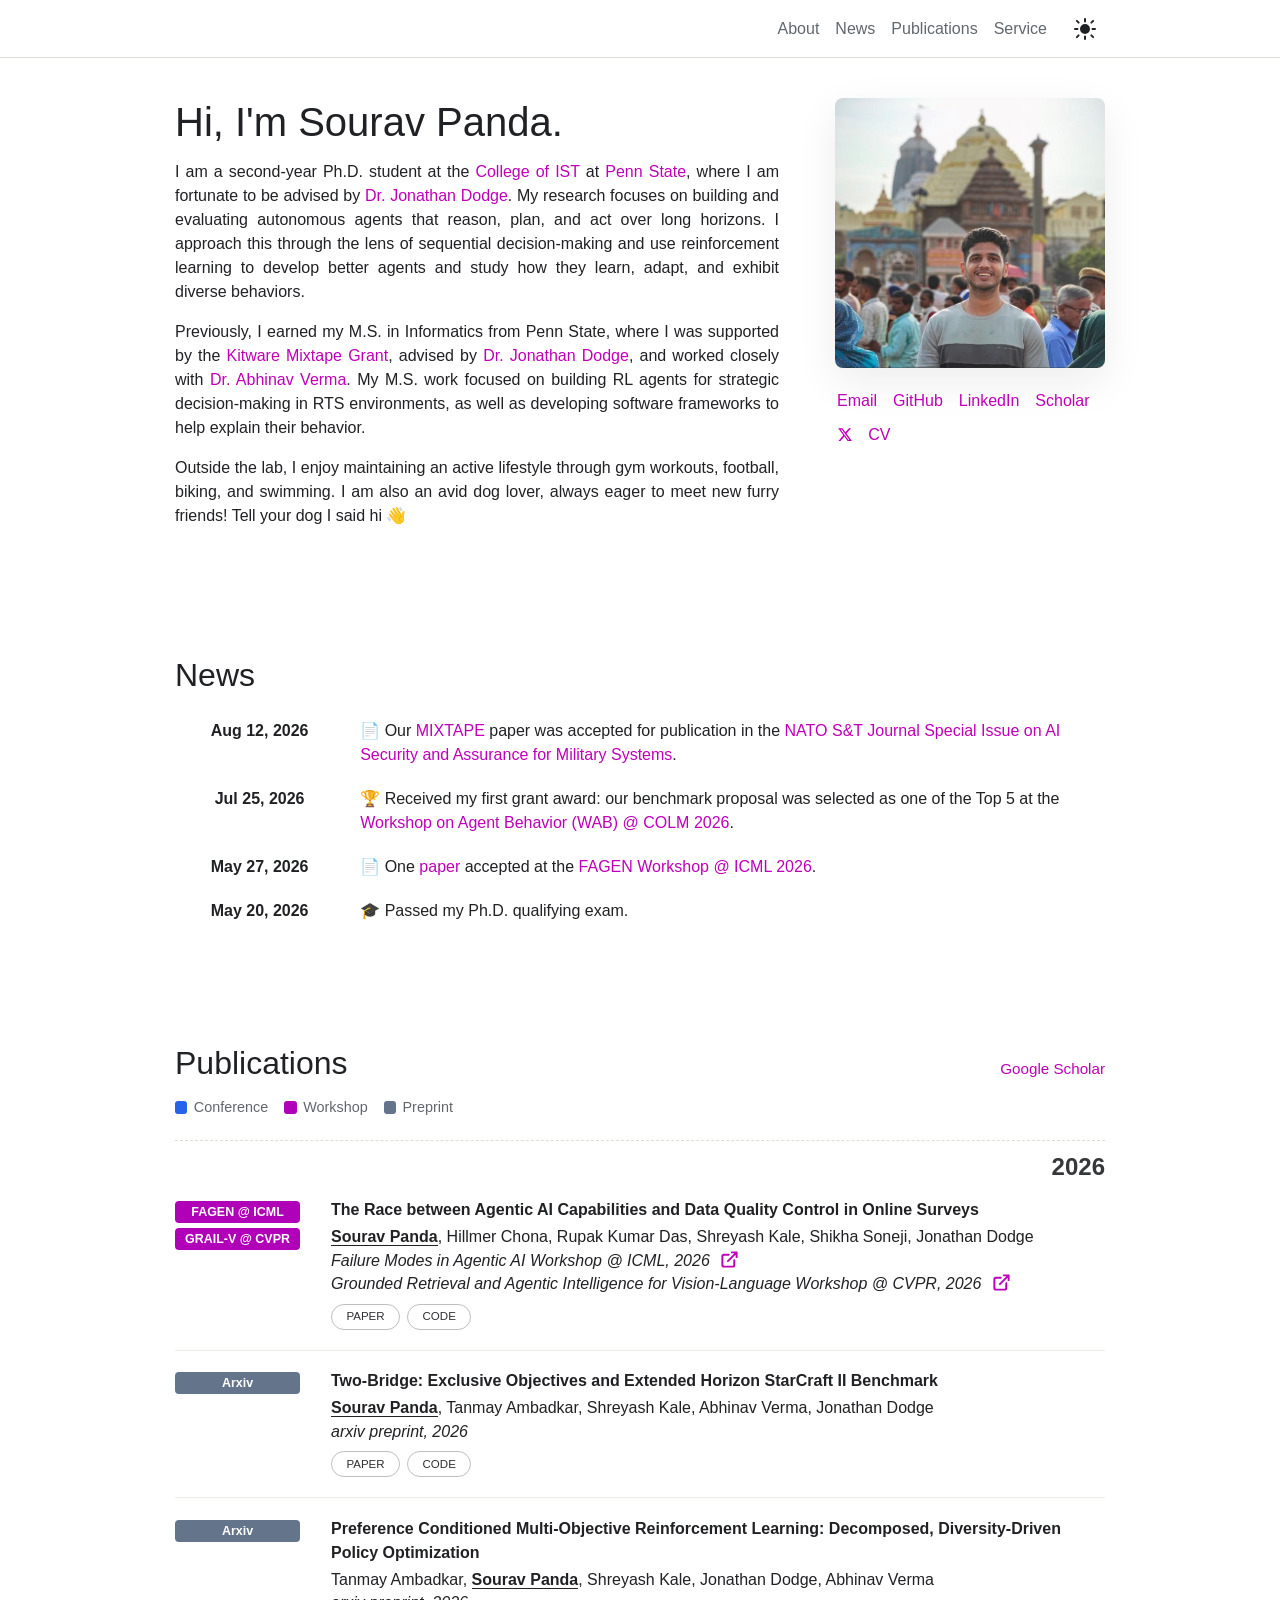
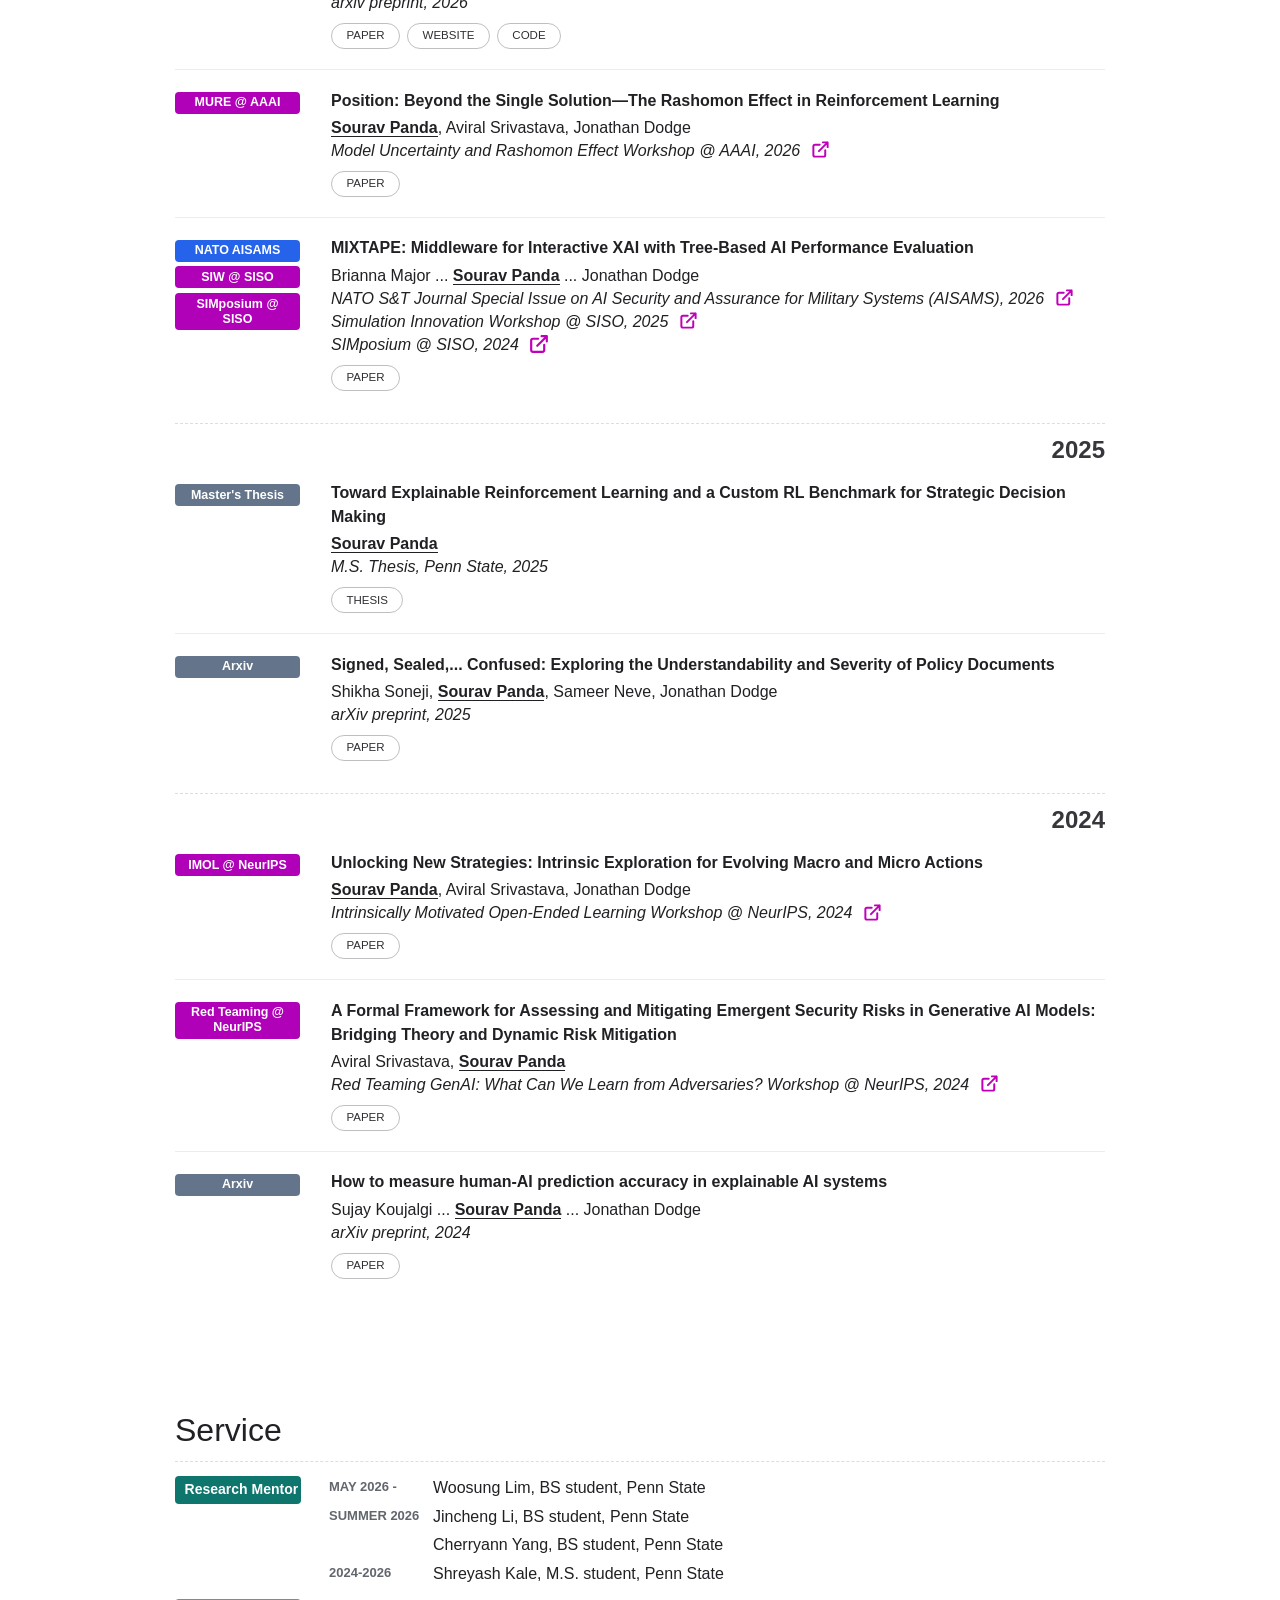
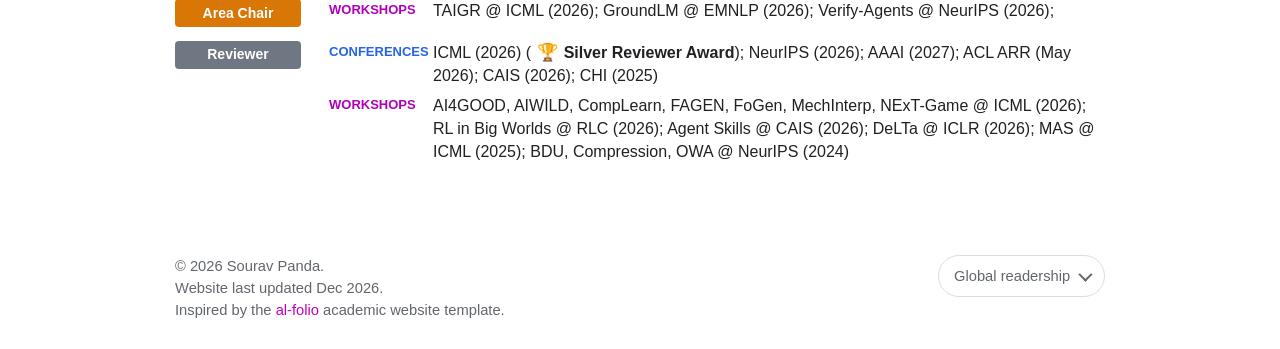
<file: index.html>
<!doctype html>
<html lang="en" data-theme="light">
  <head>
    <meta charset="utf-8" />
    <meta name="viewport" content="width=device-width, initial-scale=1" />
    <meta
      name="description"
      content="Sourav Panda's academic website, featuring research, publications, service, and news."
    />
    <meta property="og:title" content="Sourav Panda" />
    <meta
      property="og:description"
      content="Sourav Panda's academic website, featuring research, publications, service, and news."
    />
    <meta property="og:url" content="https://souravpanda.com/" />
    <meta property="og:type" content="website" />
    <meta name="twitter:card" content="summary" />
    <meta name="twitter:title" content="Sourav Panda" />
    <meta
      name="twitter:description"
      content="Sourav Panda's academic website, featuring research, publications, service, and news."
    />
    <title>Sourav Panda</title>
    <script>
      const savedTheme = localStorage.getItem("theme");
      const prefersDark = window.matchMedia("(prefers-color-scheme: dark)").matches;
      document.documentElement.dataset.theme = savedTheme || (prefersDark ? "dark" : "light");
    </script>
    <link rel="stylesheet" href="styles.css" />
  </head>
  <body>
    <header class="site-header">
      <nav class="nav" aria-label="Main navigation">
        <a class="brand" href="#about">Sourav Panda</a>
        <div class="nav-links" id="nav-links">
          <a href="#about">About</a>
          <a href="#news">News</a>
          <a href="#publications">Publications</a>
          <a href="#service">Service</a>
        </div>
        <div class="nav-actions">
          <button
            class="theme-toggle"
            type="button"
            aria-label="Switch to dark theme"
            title="Toggle theme"
          >
            <svg class="icon icon-sun" viewBox="0 0 24 24" aria-hidden="true">
              <path
                d="M12 4.5V2m0 20v-2.5M4.5 12H2m20 0h-2.5M5.64 5.64 3.86 3.86m16.28 16.28-1.78-1.78m0-12.72 1.78-1.78M3.86 20.14l1.78-1.78M12 8a4 4 0 1 0 0 8 4 4 0 0 0 0-8Z"
              />
            </svg>
            <svg class="icon icon-moon" viewBox="0 0 24 24" aria-hidden="true">
              <path d="M21 14.3A8.5 8.5 0 0 1 9.7 3a7 7 0 1 0 11.3 11.3Z" />
            </svg>
          </button>
          <button class="nav-toggle" type="button" aria-expanded="false" aria-controls="nav-links">
            Menu
          </button>
        </div>
      </nav>
    </header>

    <main id="content" aria-live="polite">
      <noscript>
        JavaScript is required to load the page sections. Open the files in the sections folder to
        view their contents directly.
      </noscript>
    </main>
    <footer class="footer">
      <div class="footer-meta">
        <p>&copy; <span id="year"></span> Sourav Panda.</p>
        <p>Website last updated <span id="site-updated">recently</span>.</p>
        <p>
          Inspired by the
          <a href="https://github.com/alshedivat/al-folio" target="_blank" rel="noreferrer">al-folio</a>
          academic website template.
        </p>
      </div>
      <details class="readership-widget">
        <summary>Global readership</summary>
        <div class="readership-panel">
          <h2>Readers around the world</h2>
          <p>Click the map to explore visitor details.</p>
          <div class="visitor-map">
            <script
              type="text/javascript"
              id="mapmyvisitors"
              src="https://mapmyvisitors.com/map.js?cl=ffffff&amp;w=300&amp;t=tt&amp;d=DnX4U49r-goWebOtCZlPxfc-rDCA8J0TrXwSt_OCikM&amp;co=2d78ad&amp;ct=ffffff&amp;cmo=3acc3a&amp;cmn=ff5353"
            ></script>
          </div>
        </div>
      </details>
    </footer>

    <script src="script.js"></script>
  </body>
</html>
</file>
<file: styles.css>
:root {
  --bg: #ffffff;
  --panel: #ffffff;
  --text: #202124;
  --muted: #62666d;
  --line: #deded8;
  --accent: #c000b8;
  --accent-strong: #9a0094;
  --code-bg: #fff0fb;
  --shadow: 0 14px 40px rgba(26, 31, 38, 0.08);
  --font-sans:
    -apple-system, BlinkMacSystemFont, "Segoe UI", Roboto, "Helvetica Neue", Arial, "Noto Sans",
    "Liberation Sans", sans-serif, "Apple Color Emoji", "Segoe UI Emoji", "Segoe UI Symbol",
    "Noto Color Emoji";
  color-scheme: light;
}

:root[data-theme="dark"] {
  --bg: #1c1c1d;
  --panel: #232323;
  --text: #f1f1f1;
  --muted: #c7c7c7;
  --line: #3a3a3a;
  --accent: #2698ba;
  --accent-strong: #48b8d8;
  --code-bg: #24323a;
  --shadow: 0 14px 40px rgba(0, 0, 0, 0.28);
  color-scheme: dark;
}

* {
  box-sizing: border-box;
}

html {
  font-size: 16px;
  scroll-behavior: smooth;
}

body {
  margin: 0;
  background: var(--bg);
  color: var(--text);
  font-family: var(--font-sans);
  font-size: 16px;
  font-weight: 400;
  line-height: 1.5;
  transition:
    background-color 180ms ease,
    color 180ms ease;
}

a {
  color: var(--accent);
  text-decoration: none;
}

a:hover {
  color: var(--accent-strong);
  text-decoration: underline;
}

.site-header {
  position: sticky;
  top: 0;
  z-index: 10;
  border-bottom: 1px solid var(--line);
  background: color-mix(in srgb, var(--bg) 94%, transparent);
  backdrop-filter: blur(14px);
}

.nav,
.section,
.footer {
  width: min(930px, calc(100% - 30px));
  margin: 0 auto;
}

.nav {
  min-height: 57px;
  display: flex;
  align-items: center;
  justify-content: space-between;
  gap: 18px;
}

.brand {
  color: var(--text);
  font-weight: 700;
  letter-spacing: 0;
  max-width: 0;
  overflow: hidden;
  opacity: 0;
  white-space: nowrap;
  pointer-events: none;
  transition:
    max-width 180ms ease,
    opacity 180ms ease,
    margin-right 180ms ease;
}

body.show-brand .brand {
  max-width: 180px;
  opacity: 1;
  margin-right: 18px;
  pointer-events: auto;
}

.nav-links {
  display: flex;
  align-items: center;
  gap: 16px;
  margin-left: auto;
  font-size: 16px;
}

.nav-links a {
  color: var(--muted);
}

.nav-links a:hover {
  color: var(--muted);
  text-decoration: underline;
  text-underline-offset: 0.15em;
}

.nav-actions {
  display: flex;
  align-items: center;
  gap: 8px;
}

.theme-toggle,
.nav-toggle {
  border: 1px solid var(--line);
  border-radius: 6px;
  background: var(--panel);
  color: var(--text);
  padding: 8px 12px;
}

.theme-toggle {
  width: 40px;
  height: 40px;
  display: inline-grid;
  place-items: center;
  border-color: transparent;
  background: transparent;
  padding: 0;
  cursor: pointer;
}

.theme-toggle:hover {
  color: var(--accent);
}

.icon {
  width: 24px;
  height: 24px;
  fill: currentColor;
  stroke: currentColor;
  stroke-width: 2;
  stroke-linecap: round;
  stroke-linejoin: round;
}

.icon-moon {
  display: none;
}

:root[data-theme="dark"] .icon-sun {
  display: none;
}

:root[data-theme="dark"] .icon-moon {
  display: block;
}

.nav-toggle {
  display: none;
}

.section {
  padding: 64px 0;
}

.intro {
  min-height: auto;
  display: grid;
  grid-template-columns: minmax(0, 1.4fr) 270px;
  align-items: start;
  gap: 56px;
  padding-top: 40px;
}

.eyebrow {
  margin: 0 0 8px;
  color: var(--accent);
  font-size: 0.82rem;
  font-weight: 700;
  text-transform: uppercase;
}

code {
  border-radius: 4px;
  background: var(--code-bg);
  color: var(--accent);
  padding: 0.1em 0.25em;
  font-family: "SFMono-Regular", Consolas, "Liberation Mono", monospace;
  font-size: 0.92em;
}

h1,
h2,
h3,
p {
  margin-top: 0;
}

h1,
h2,
h3 {
  font-weight: 500;
}

p {
  margin-bottom: 1rem;
}

h1 {
  margin-bottom: 14px;
  font-size: 40px;
  line-height: 1.2;
}

h2 {
  margin-bottom: 20px;
  font-size: 32px;
  line-height: 1.2;
}

h3 {
  margin-bottom: 10px;
  font-size: 1.75rem;
  line-height: 1.2;
}

.about-title {
  margin-top: 28px;
  margin-bottom: 12px;
  color: var(--accent);
  font-size: 2rem;
  font-weight: 500;
}

.lead {
  max-width: 680px;
  color: var(--muted);
  font-size: 1.25rem;
  font-weight: 300;
}

.about-list {
  margin: 0 0 1.2rem 1.2rem;
  padding-left: 1rem;
}

.about-list li {
  margin: 0.65rem 0;
}

.about-list strong {
  font-weight: 700;
}

.intro-copy p,
.intro-copy li {
  font-size: 16px;
}

.intro-copy p {
  text-align: justify;
}

.actions,
.socials,
.pub-links {
  display: flex;
  flex-wrap: wrap;
  gap: 12px;
}

.button {
  min-height: 44px;
  display: inline-flex;
  align-items: center;
  justify-content: center;
  border: 1px solid var(--line);
  border-radius: 6px;
  padding: 10px 16px;
  background: var(--panel);
  color: var(--text);
  font-weight: 700;
}

.button.primary {
  border-color: var(--accent);
  background: var(--accent);
  color: white;
}

.profile {
  margin: 0;
}

.profile img {
  width: 100%;
  aspect-ratio: 1;
  object-fit: cover;
  border-radius: 8px;
  box-shadow: var(--shadow);
}

.profile-links {
  display: flex;
  flex-wrap: wrap;
  gap: 10px 16px;
  margin-top: 14px;
  padding-left: 2px;
  font-size: 16px;
}

.profile-link {
  color: var(--accent);
  white-space: nowrap;
}

.profile-link:hover {
  color: var(--accent-strong);
}

.profile-x-link {
  display: inline-flex;
  align-items: center;
  vertical-align: -0.08em;
}

.profile-x-icon {
  width: 0.95em;
  height: 0.95em;
  fill: currentColor;
}

.profile-cv {
  display: inline-flex;
  align-items: baseline;
  gap: 0.35rem;
  white-space: nowrap;
}

.profile-cv-updated {
  color: var(--muted);
  font-size: 0.88em;
}

.two-column {
  display: grid;
  grid-template-columns: 260px minmax(0, 1fr);
  gap: 48px;
}

.news-section {
  padding-top: 48px;
}

.news-section h2 {
  margin-bottom: 18px;
  font-size: 32px;
  font-weight: 400;
}

.news-section h2 a {
  color: inherit;
}

.news-section h2 a:hover {
  color: inherit;
  text-decoration: none;
}

.news-scroll {
  --news-visible-items: 5;
  --news-row-height: 44px;
  max-height: calc(var(--news-visible-items) * var(--news-row-height));
  overflow-y: auto;
  padding-right: 4px;
}

.news table {
  width: 100%;
  border-collapse: collapse;
}

.news tr {
  vertical-align: top;
}

.news th,
.news td {
  padding: 7px 16px 13px 0;
  border: 0;
  color: var(--text);
  font-size: 16px;
  line-height: 1.5;
}

.news th {
  width: 20%;
  min-width: 155px;
  font-weight: 600;
  white-space: nowrap;
}

.news td {
  width: 80%;
}

.news-title {
  color: var(--accent);
}

.section-heading {
  max-width: 640px;
  margin-bottom: 24px;
}

.timeline,
.publication-list {
  display: grid;
  gap: 22px;
}

.timeline article,
.publication-list article,
.cv-grid article,
.card {
  border: 1px solid var(--line);
  border-radius: 8px;
  background: var(--panel);
  padding: 22px;
}

.publications,
.service {
  padding-top: 48px;
}

.publications-heading {
  display: flex;
  align-items: baseline;
  justify-content: space-between;
  gap: 1rem;
  margin-bottom: 24px;
}

.publications-heading h2,
.service h2 {
  margin-bottom: 0;
  font-size: 32px;
  font-weight: 400;
}

.publications-heading > a {
  font-size: 0.95rem;
  white-space: nowrap;
}

.publications-heading h2 a,
.service h2 a {
  color: inherit;
}

.publications-heading h2 a:hover,
.service h2 a:hover {
  color: inherit;
  text-decoration: none;
}

.publication-legend {
  display: flex;
  flex-wrap: wrap;
  gap: 0.55rem 1rem;
  margin: -10px 0 22px;
  padding: 0;
  color: var(--muted);
  font-size: 0.9rem;
  list-style: none;
}

.publication-legend li {
  display: inline-flex;
  align-items: center;
  gap: 0.4rem;
}

.legend-swatch {
  width: 0.78rem;
  height: 0.78rem;
  border-radius: 3px;
  flex: 0 0 auto;
}

.publications h3.bibliography {
  margin: 2rem 0 1rem;
  border-top: 1px dashed var(--line);
  padding-top: 0.75rem;
  color: color-mix(in srgb, var(--text) 68%, var(--muted));
  font-size: 1.5rem;
  font-weight: 600;
  text-align: right;
}

.publications h3.bibliography:first-of-type {
  margin-top: 0;
}

.publications ol.bibliography {
  margin: 0;
  padding: 0;
  list-style: none;
}

.publications ol.bibliography + ol.bibliography {
  border-top: 1px solid color-mix(in srgb, var(--line) 58%, transparent);
  padding-top: 1.15rem;
}

.publications ol.bibliography li {
  margin-bottom: 1.25rem;
}

.service h2 {
  margin-bottom: 12px;
}

.service-list {
  border-top: 1px dashed var(--line);
  display: grid;
  gap: 0.85rem;
  padding-top: 0.85rem;
}

.service-role-group {
  display: grid;
  grid-template-columns: 136px minmax(0, 1fr);
  gap: 18px;
  margin: 0;
  align-items: start;
}

.service-role-name {
  margin: 0;
  padding: 0.35rem 0.6rem;
  color: #ffffff;
  font-size: 14px;
  font-weight: 700;
  line-height: 1.2;
  border-radius: 4px;
  white-space: nowrap;
  display: inline-block;
  width: 126px;
  text-align: center;
}

.service-role-name.role-reviewer {
  background: #6f7782;
}

.service-role-name.role-ac {
  background: #d97706;
}

.service-role-name.role-mentor {
  background: #0f766e;
}

.service-entries {
  margin: 0;
  color: var(--text);
  font-size: 16px;
  line-height: 1.45;
}

.service-entry-row {
  display: grid;
  grid-template-columns: 92px minmax(0, 1fr);
  gap: 12px;
  margin: 0 0 0.4rem;
}

.service-entry-row:last-child {
  margin-bottom: 0;
}

.service-entry-label {
  color: var(--muted);
  font-size: 13px;
  font-weight: 700;
  line-height: 1.65;
  text-transform: uppercase;
}

.service-entry-label.label-conference {
  color: #2563eb;
}

.service-entry-label.label-workshop {
  color: #b000b8;
}

.service-entry-label.label-time {
  color: var(--muted);
}

.service-entries p {
  margin: 0;
  overflow-wrap: break-word;
}

.service-entry-lines {
  display: grid;
  gap: 0.28rem;
  min-width: 0;
}

.service-award {
  display: inline-flex;
  align-items: center;
  gap: 0.28rem;
  margin-left: 0.38rem;
  color: var(--text);
  font-size: inherit;
  font-weight: 600;
  letter-spacing: 0;
  line-height: inherit;
  vertical-align: baseline;
  white-space: nowrap;
}

.service-award-icon {
  display: inline-block;
  flex: 0 0 auto;
  font-size: 1.08em;
  line-height: 1;
}

.service-venue {
  color: inherit;
  text-decoration: none;
}

.service-venue:hover {
  color: var(--accent-strong);
  text-decoration: underline;
}

/* boxed conference/workshop groups */
/* removed boxed group styles to restore indented venue lists */

.publication-entry {
  display: grid;
  grid-template-columns: 140px minmax(0, 1fr);
  gap: 16px;
  align-items: start;
}

.publication-entry .abbr {
  display: grid;
  gap: 0.3rem;
  justify-items: start;
  padding-top: 0.2rem;
}

.publication-entry .badge {
  display: inline-block;
  width: 125px;
  border-radius: 4px;
  padding: 0.22rem 0.55rem;
  color: #ffffff;
  font-size: 0.78rem;
  font-weight: 700;
  line-height: 1.2;
  text-align: center;
  text-decoration: none;
}

.badge-conference {
  background: #2563eb;
}

.badge-workshop {
  background: #b000b8;
}

.badge-preprint {
  background: #64748b;
}

.publication-details .title {
  margin-bottom: 0.2rem;
  color: var(--text);
  font-weight: 600;
}

.publication-details .author,
.publication-details .periodical {
  color: var(--text);
  font-size: 16px;
  line-height: 1.45;
}

.publication-details .author-toggle {
  margin: 0;
}

.publication-details .author-toggle summary {
  display: inline;
  cursor: pointer;
  list-style: none;
}

.publication-details .author-toggle summary::-webkit-details-marker {
  display: none;
}

.publication-details .author-toggle summary:hover {
  color: var(--accent);
}

.publication-details .author-toggle .author-full {
  display: none;
}

.publication-details .author-toggle[open] .author-short {
  display: none;
}

.publication-details .author-toggle[open] .author-full {
  display: inline;
}

.publication-details .author em {
  border-bottom: 1px solid var(--text);
  font-style: normal;
}

.publication-details .author a {
  border-bottom: 1px dashed var(--accent);
}

.publication-details .author a:hover {
  border-bottom-style: solid;
  text-decoration: none;
}

.publication-details .periodical em {
  font-style: italic;
  font-weight: 350;
}

.publication-details .venue-link {
  display: inline-flex;
  align-items: center;
  justify-content: center;
  margin-left: 0.3rem;
  padding: 0.08rem;
  color: var(--accent);
  line-height: 0;
  text-decoration: none;
  vertical-align: -0.22rem;
  transition:
    color 160ms ease,
    transform 160ms ease;
}

.publication-details .venue-link-icon {
  display: block;
  width: 1.2rem;
  height: 1.2rem;
  background-color: currentColor;
  -webkit-mask: url("assets/icons/external-link.svg") center / contain no-repeat;
  mask: url("assets/icons/external-link.svg") center / contain no-repeat;
}

.publication-details .venue-link:hover,
.publication-details .venue-link:focus-visible {
  color: var(--accent-strong);
  text-decoration: none;
  transform: translateY(-1px);
}

.publication-details .links {
  display: flex;
  flex-wrap: wrap;
  gap: 0.45rem;
  margin-top: 0.55rem;
}

.publication-details .btn {
  display: inline-flex;
  min-height: 26px;
  align-items: center;
  border: 1px solid color-mix(in srgb, var(--muted) 42%, transparent);
  border-radius: 999px;
  padding: 0.18rem 0.9rem;
  color: color-mix(in srgb, var(--text) 78%, var(--muted));
  font-size: 0.72rem;
  font-weight: 500;
  line-height: 1;
  text-transform: uppercase;
  transition:
    border-color 160ms ease,
    background-color 160ms ease,
    color 160ms ease;
}

.publication-details .btn:hover {
  border-color: var(--accent);
  background: color-mix(in srgb, var(--accent) 12%, transparent);
  color: var(--accent);
  text-decoration: none;
}

.timeline time,
.muted {
  color: var(--muted);
}

.grid {
  display: grid;
  grid-template-columns: repeat(3, minmax(0, 1fr));
  gap: 18px;
}

.card {
  min-height: 220px;
  display: flex;
  flex-direction: column;
}

.card a {
  margin-top: auto;
  font-weight: 700;
}

.tag {
  width: fit-content;
  margin-bottom: 18px;
  border: 1px solid color-mix(in srgb, var(--accent) 32%, var(--line));
  border-radius: 999px;
  padding: 4px 10px;
  color: var(--accent);
  font-size: 0.8rem;
  font-weight: 700;
}

.contact {
  text-align: center;
}

.contact p {
  max-width: 620px;
  margin-right: auto;
  margin-left: auto;
  color: var(--muted);
}

.socials {
  justify-content: center;
}

.footer {
  display: flex;
  align-items: flex-start;
  justify-content: space-between;
  gap: 1.5rem;
  padding: 28px 0;
  color: var(--muted);
  font-size: 0.92rem;
}

.footer p {
  margin: 0;
}

.readership-widget {
  position: relative;
  flex: 0 0 auto;
  width: 340px;
  max-width: 100%;
}

.readership-widget summary {
  width: fit-content;
  margin-left: auto;
  display: flex;
  align-items: center;
  gap: 0.55rem;
  border: 1px solid var(--line);
  border-radius: 999px;
  padding: 9px 15px;
  background: var(--bg);
  color: var(--muted);
  font-weight: 500;
  cursor: pointer;
  list-style: none;
  transition:
    border-color 160ms ease,
    color 160ms ease,
    background-color 160ms ease;
}

.readership-widget summary::-webkit-details-marker {
  display: none;
}

.readership-widget summary::after {
  width: 0.5rem;
  height: 0.5rem;
  border-right: 2px solid currentColor;
  border-bottom: 2px solid currentColor;
  content: "";
  transform: rotate(45deg) translateY(-2px);
  transition: transform 160ms ease;
}

.readership-widget[open] summary::after {
  transform: rotate(225deg) translate(-1px, -1px);
}

.readership-widget summary:hover,
.readership-widget summary:focus-visible {
  border-color: color-mix(in srgb, var(--accent) 55%, var(--line));
  color: var(--text);
}

.readership-widget summary:focus-visible {
  outline: 2px solid var(--accent);
  outline-offset: 3px;
}

.readership-panel {
  margin-top: 12px;
  border: 1px solid var(--line);
  border-radius: 20px;
  padding: 20px;
  background: var(--panel);
  box-shadow: var(--shadow);
}

.readership-panel h2 {
  margin: 0;
  color: var(--text);
  font-size: 1rem;
}

.readership-panel > p {
  margin: 4px 0 14px;
  color: var(--muted);
  font-size: 0.84rem;
}

.visitor-map {
  overflow: hidden;
  border-radius: 12px;
  line-height: 0;
  text-align: center;
}

.visitor-map img,
.visitor-map iframe,
.visitor-map object {
  display: block;
  max-width: 100%;
  margin: 0 auto;
}

@media (max-width: 820px) {
  .nav {
    align-items: center;
    padding: 14px 0;
  }

  .nav-toggle {
    display: inline-flex;
  }

  .nav-links {
    position: absolute;
    top: 64px;
    right: 16px;
    left: 16px;
    display: none;
    border: 1px solid var(--line);
    border-radius: 8px;
    background: var(--panel);
    padding: 14px;
    box-shadow: var(--shadow);
  }

  .nav-links.open {
    display: grid;
    gap: 8px;
  }

  .intro,
  .two-column,
  .grid {
    grid-template-columns: 1fr;
  }

  .intro {
    gap: 32px;
    padding-top: 24px;
  }

  .profile {
    max-width: 320px;
  }

  .news th,
  .news td {
    display: block;
    width: 100%;
    padding-right: 0;
  }

  .news th {
    min-width: 0;
    padding-bottom: 2px;
  }

  .news td {
    padding-top: 0;
  }

  .publication-entry {
    grid-template-columns: 1fr;
    gap: 8px;
  }

  .publication-entry .badge {
    width: auto;
    min-width: 95px;
  }

  .publications h3.bibliography {
    text-align: left;
  }

  .service-role-group {
    grid-template-columns: 1fr;
    gap: 8px;
  }

  .service-entry-row {
    grid-template-columns: 1fr;
    gap: 2px;
  }

  .service-award {
    margin-left: 0.3rem;
  }

  .publications-heading {
    align-items: flex-start;
    flex-direction: column;
    gap: 0.25rem;
  }

  .footer {
    flex-direction: column;
    gap: 0.75rem;
  }

  .readership-widget {
    width: 100%;
  }

  .readership-widget summary {
    margin: 0;
  }

  .readership-panel {
    width: min(100%, 340px);
  }
}
</file>
